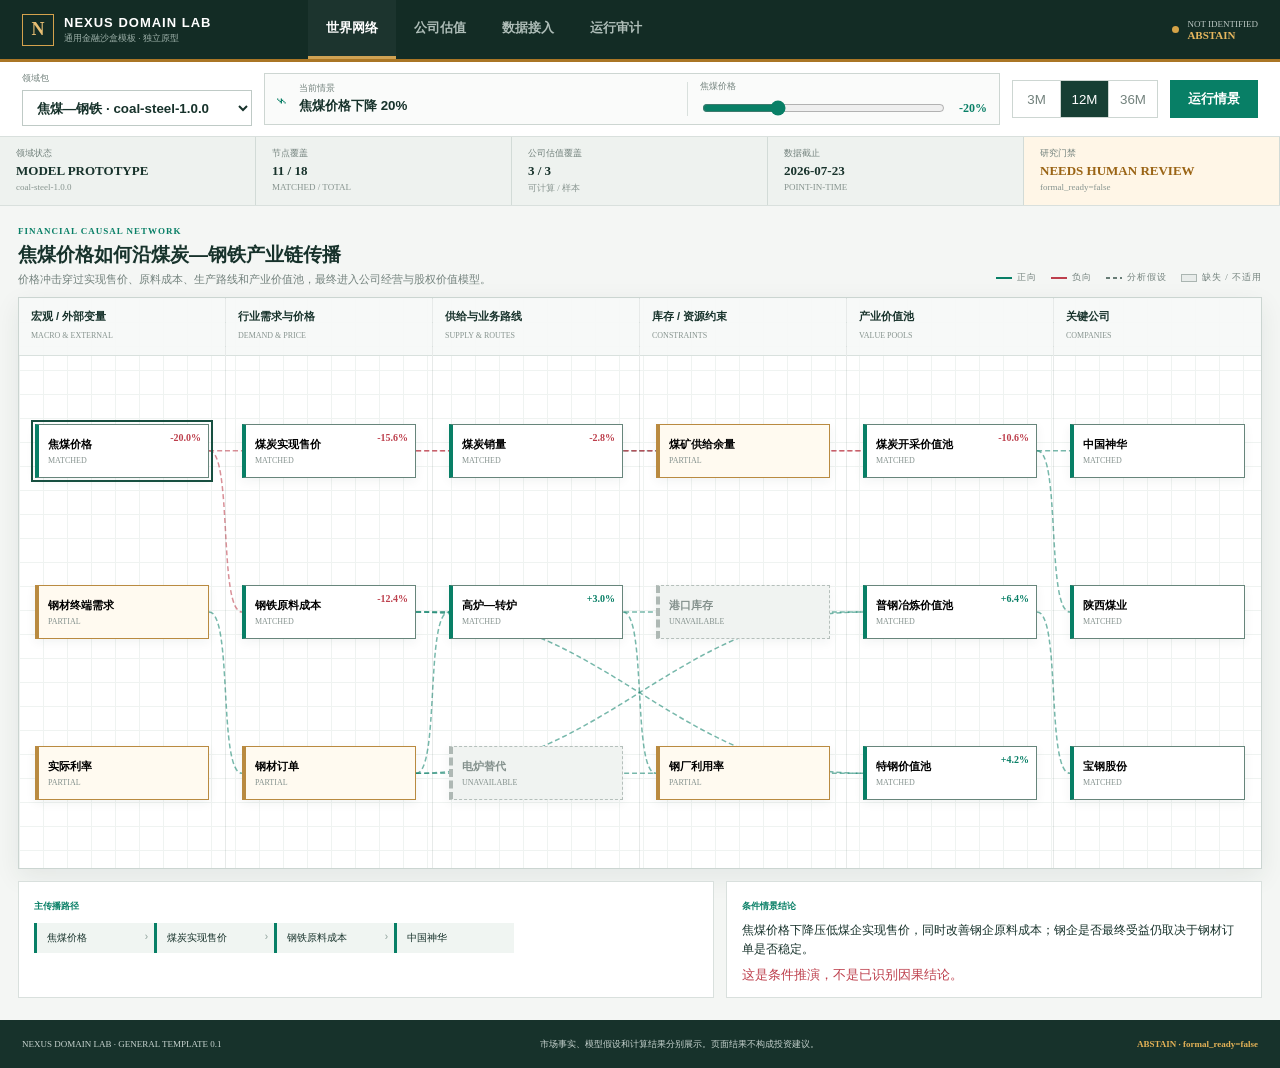
<file: template/multi-industry-sandbox-template/index.html>
<!doctype html>
<html lang="zh-CN">
<head>
  <meta charset="UTF-8">
  <meta name="viewport" content="width=device-width,initial-scale=1">
  <meta name="description" content="多行业金融世界沙盒通用模板">
  <link rel="icon" href="data:,">
  <link rel="stylesheet" href="styles.css?v=1.0.0">
  <title>NEXUS Domain Lab · 通用金融沙盒模板</title>
</head>
<body>
  <div class="app-shell">
    <header class="topbar">
      <div class="brand"><span>N</span><div><b>NEXUS DOMAIN LAB</b><small>通用金融沙盒模板 · 独立原型</small></div></div>
      <nav aria-label="主视图"><button class="active" data-view="network">世界网络</button><button data-view="company">公司估值</button><button data-view="data">数据接入</button><button data-view="audit">运行审计</button></nav>
      <div class="status"><i></i><span>NOT IDENTIFIED</span><b>ABSTAIN</b></div>
    </header>

    <section class="control-band">
      <label class="domain-picker"><span>领域包</span><select id="domainSelect"></select></label>
      <div class="scenario-command">
        <span class="command-mark">⌁</span>
        <div><small>当前情景</small><input id="scenarioText" aria-label="当前情景" readonly></div>
        <label><span id="shockLabel">冲击强度</span><input id="shockSlider" type="range" min="-50" max="50" step="1"><output id="shockValue">0%</output></label>
      </div>
      <div class="horizon" aria-label="情景周期"><button data-horizon="3">3M</button><button class="active" data-horizon="12">12M</button><button data-horizon="36">36M</button></div>
      <button class="run-button" id="runScenario">运行情景</button>
    </section>

    <section class="context-strip">
      <div><span>领域状态</span><b id="domainState">--</b><small id="domainVersion">--</small></div>
      <div><span>节点覆盖</span><b id="nodeCoverage">--</b><small>MATCHED / TOTAL</small></div>
      <div><span>公司估值覆盖</span><b id="valuationCoverage">--</b><small>可计算 / 样本</small></div>
      <div><span>数据截止</span><b id="dataCutoff">--</b><small>POINT-IN-TIME</small></div>
      <div class="warning"><span>研究门禁</span><b>NEEDS HUMAN REVIEW</b><small>formal_ready=false</small></div>
    </section>

    <main>
      <section class="view active" data-view-panel="network">
        <div class="network-toolbar">
          <div><span>FINANCIAL CAUSAL NETWORK</span><h1 id="caseTitle">--</h1><p id="caseSummary">--</p></div>
          <div class="legend"><span><i class="positive"></i>正向</span><span><i class="negative"></i>负向</span><span><i class="assumed"></i>分析假设</span><span><i class="missing"></i>缺失 / 不适用</span></div>
        </div>
        <div class="network-scroll" id="networkScroll">
          <div class="network-board" id="networkBoard">
            <svg id="edgeLayer" aria-hidden="true"></svg>
            <div class="layer-grid" id="layerGrid"></div>
          </div>
        </div>
        <div class="network-footer">
          <div class="path-panel"><span>主传播路径</span><ol id="pathList"></ol></div>
          <div class="insight-panel"><span>条件情景结论</span><p id="insightText">--</p><small>这是条件推演，不是已识别因果结论。</small></div>
        </div>
      </section>

      <section class="view" data-view-panel="company">
        <div class="company-layout">
          <aside class="company-list"><div><span>COMPANY UNIVERSE</span><b id="companyCount">0</b></div><div id="companyList"></div></aside>
          <article class="valuation-workbench">
            <div class="valuation-head"><div><span id="companyTicker">--</span><h1 id="companyName">--</h1><p id="companyModel">--</p></div><div class="method-badge"><span>估值方法</span><b id="valuationMethod">--</b><small id="outputLevel">--</small></div></div>
            <div class="valuation-kpis">
              <div><span>当前市值</span><b id="marketCap">--</b><small id="marketCapDate">--</small></div>
              <div><span>基准股权价值</span><b id="baselineValue">--</b><small>模型内在价值</small></div>
              <div><span>情景股权价值</span><b id="scenarioValue">--</b><small>冲击后重算</small></div>
              <div id="scenarioChangeCard"><span>情景价值变化</span><b id="scenarioChange">--</b><small>相对基准</small></div>
              <div id="marketSpaceCard"><span>相对当前市值空间</span><b id="marketSpace">--</b><small>非目标价</small></div>
            </div>
            <div class="valuation-grid">
              <section class="formula-card"><div class="section-head"><span>VALUATION BRIDGE</span><b id="formulaStatus">CALCULATED RESULT</b></div><div class="formula" id="valuationFormula"></div><div class="bridge-table" id="valuationBridge"></div></section>
              <section class="driver-card"><div class="section-head"><span>OPERATING DRIVERS</span><b>SCENARIO VS BASE</b></div><div id="driverList"></div></section>
            </div>
            <section class="source-card"><div class="section-head"><span>DATA & EVIDENCE STATUS</span><b>逐项门禁</b></div><div id="companyEvidence"></div></section>
          </article>
        </div>
      </section>

      <section class="view" data-view-panel="data">
        <div class="workspace-head"><span>LOCAL DATA CONNECTOR</span><h1>数据接入与领域匹配</h1><p>这是接口框架预览。第一阶段连接器在本机读取数据库、调用可选 AI，并导出可离线加载的数据包。</p></div>
        <div class="workflow">
          <div class="workflow-step done"><i>01</i><b>选择数据源</b><span>MySQL / PostgreSQL / CSV / Excel / SQLite</span></div>
          <div class="workflow-step done"><i>02</i><b>字段画像</b><span>类型、单位、期间、空值率、少量样例</span></div>
          <div class="workflow-step current"><i>03</i><b>AI 候选映射</b><span>只处理规则无法确定的语义</span></div>
          <div class="workflow-step"><i>04</i><b>人工确认</b><span>冻结 metric-mapping.json</span></div>
          <div class="workflow-step"><i>05</i><b>生成领域包</b><span>静态沙盒离线加载</span></div>
        </div>
        <div class="data-grid">
          <section><div class="section-head"><span>SOURCE PROFILE</span><b>READ ONLY</b></div><div id="sourceProfile"></div></section>
          <section><div class="section-head"><span>NODE MATCH REPORT</span><b id="matchReportState">--</b></div><div id="mappingTable"></div></section>
          <section><div class="section-head"><span>PACKAGE OUTPUT</span><b>DESIGN ONLY</b></div><pre id="packageTree"></pre></section>
        </div>
      </section>

      <section class="view" data-view-panel="audit">
        <div class="workspace-head"><span>RUN MANIFEST</span><h1>版本、证据与可复现性</h1><p>任务成功不代表研究正式可用；证据、时间、估值和因果门禁分别记录。</p></div>
        <div class="audit-layout">
          <section class="manifest-card"><div class="section-head"><span>CURRENT RUN</span><b id="runId">--</b></div><dl id="manifestList"></dl></section>
          <section class="gate-card"><div class="section-head"><span>RESEARCH GATES</span><b>FAIL CLOSED</b></div><div id="gateList"></div></section>
          <section class="queue-card"><div class="section-head"><span>LOCAL TASK ORCHESTRATION</span><b>PROTOTYPE</b></div><div id="taskQueue"></div></section>
        </div>
      </section>
    </main>

    <footer><span>NEXUS DOMAIN LAB · GENERAL TEMPLATE 0.1</span><p>市场事实、模型假设和计算结果分别展示。页面结果不构成投资建议。</p><b>ABSTAIN · formal_ready=false</b></footer>
  </div>
  <script src="domains.js?v=1.0.0"></script>
  <script src="app.js?v=1.0.0"></script>
</body>
</html>
</file>
<file: template/multi-industry-sandbox-template/styles.css>
:root{--ink:#17322b;--muted:#73827d;--line:#d9e0dd;--paper:#f4f6f4;--white:#fff;--green:#087f66;--red:#bd3f4c;--gold:#aa7625;--blue:#2d718e;--violet:#745ca4;--orange:#bb6e32;--shadow:0 8px 24px rgba(24,52,43,.08)}
*{box-sizing:border-box}body{margin:0;background:var(--paper);color:var(--ink);font-family:"Segoe UI","Microsoft YaHei",sans-serif;letter-spacing:0}.app-shell{min-width:360px}.topbar{height:62px;display:flex;align-items:center;gap:28px;padding:0 22px;background:#132c25;color:#fff;border-bottom:3px solid var(--gold)}.brand{display:flex;align-items:center;gap:10px;min-width:258px}.brand>span{display:grid;place-items:center;width:32px;height:32px;border:1px solid #d4a24d;color:#e7be73;font:700 18px Georgia}.brand b{display:block;font-size:13px;letter-spacing:1px}.brand small{display:block;margin-top:2px;color:#9eb1aa;font:9px Consolas}.topbar nav{display:flex;align-self:stretch}.topbar nav button{border:0;border-bottom:3px solid transparent;padding:0 18px;background:none;color:#aebdb8;font-weight:600;cursor:pointer}.topbar nav button.active{border-color:#d0a253;color:#fff;background:rgba(255,255,255,.04)}.status{margin-left:auto;display:grid;grid-template-columns:auto auto;column-gap:8px;align-items:center}.status i{grid-row:1/3;width:7px;height:7px;border-radius:50%;background:#d5a347}.status span{font:9px Consolas;color:#b9c5c1}.status b{font:700 11px Consolas;color:#e7b75e}
.control-band{min-height:74px;display:grid;grid-template-columns:230px minmax(380px,1fr) auto auto;gap:12px;align-items:center;padding:10px 22px;background:var(--white);border-bottom:1px solid var(--line)}label span,.domain-picker span{display:block;margin-bottom:5px;color:var(--muted);font-size:9px;text-transform:uppercase}.domain-picker select{width:100%;height:36px;border:1px solid #bfcac6;background:#fff;padding:0 10px;color:var(--ink);font-weight:700}.scenario-command{height:52px;display:grid;grid-template-columns:34px minmax(190px,1fr) minmax(210px,.8fr);align-items:center;border:1px solid #cdd6d2;background:#fafbfa}.command-mark{font-size:20px;text-align:center;color:var(--green)}.scenario-command>div{border-right:1px solid var(--line);padding-right:12px}.scenario-command small{display:block;color:var(--muted);font-size:9px}.scenario-command input[readonly]{width:100%;border:0;padding:3px 0;background:none;color:var(--ink);font-weight:700;outline:none}.scenario-command label{display:grid;grid-template-columns:1fr 44px;align-items:center;padding:0 12px}.scenario-command label span{grid-column:1/3}.scenario-command input[type=range]{width:100%;accent-color:var(--green)}.scenario-command output{text-align:right;font:700 12px Consolas;color:var(--green)}.horizon{display:flex;border:1px solid #cdd6d2}.horizon button{width:48px;height:36px;border:0;border-right:1px solid #cdd6d2;background:#fff;color:var(--muted);cursor:pointer}.horizon button:last-child{border:0}.horizon button.active{background:#173f34;color:#fff}.run-button{height:38px;border:0;background:var(--green);color:#fff;padding:0 18px;font-weight:700;cursor:pointer}
.context-strip{display:grid;grid-template-columns:repeat(5,1fr);border-bottom:1px solid var(--line);background:#eef2ef}.context-strip>div{padding:10px 16px;border-right:1px solid #d2dbd7}.context-strip span{display:block;color:var(--muted);font-size:9px}.context-strip b{display:block;margin:3px 0;font:700 13px Consolas}.context-strip small{display:block;color:#87948f;font:9px Consolas}.context-strip .warning{background:#fff6e7}.context-strip .warning b{color:#9a6415}
main{padding:14px 18px 22px}.view{display:none}.view.active{display:block}.network-toolbar,.workspace-head{display:flex;justify-content:space-between;align-items:flex-end;margin-bottom:10px}.network-toolbar span,.workspace-head>span{color:var(--green);font:700 9px Consolas;letter-spacing:1px}.network-toolbar h1,.workspace-head h1{margin:4px 0;font-size:19px}.network-toolbar p,.workspace-head p{margin:0;color:var(--muted);font-size:11px;max-width:780px}.legend{display:flex;gap:14px;padding-bottom:3px}.legend span{display:flex;align-items:center;gap:5px;color:var(--muted);font:9px "Segoe UI"}.legend i{width:16px;height:2px;background:var(--green)}.legend i.negative{background:var(--red)}.legend i.assumed{background:repeating-linear-gradient(90deg,#687d76 0 4px,transparent 4px 7px)}.legend i.missing{height:8px;border:1px solid #aab5b1;background:#e8ecea}
.network-scroll{overflow:auto;border:1px solid #cbd5d1;background:#fff;box-shadow:var(--shadow)}.network-board{position:relative;min-width:1180px;height:570px;overflow:hidden;background-image:linear-gradient(#eff3f1 1px,transparent 1px),linear-gradient(90deg,#eff3f1 1px,transparent 1px);background-size:24px 24px}.layer-grid{position:relative;z-index:2;display:grid;grid-template-columns:repeat(6,minmax(0,1fr));height:100%}.layer-column{position:relative;border-right:1px solid rgba(84,109,100,.14)}.layer-column:last-child{border:0}.layer-head{height:58px;padding:11px 12px;border-bottom:1px solid #d9e1de;background:rgba(247,249,248,.94)}.layer-head b{display:block;font-size:11px}.layer-head small{color:#87948f;font:8px Consolas}.node-stack{display:flex;flex-direction:column;justify-content:space-around;height:calc(100% - 58px);padding:14px 16px}.network-node{position:relative;z-index:3;width:100%;min-height:54px;border:1px solid #67857b;border-left:4px solid var(--green);background:#fff;padding:8px 9px;text-align:left;box-shadow:0 3px 10px rgba(24,52,43,.06);cursor:pointer}.network-node b{display:block;font-size:11px}.network-node small{display:block;margin-top:4px;color:#85928e;font:8px Consolas}.network-node output{position:absolute;right:7px;top:7px;font:700 10px Consolas;color:var(--green)}.network-node.partial{border-color:#b98a40;border-left-color:#b98a40;background:#fffaf0}.network-node.unavailable{border-style:dashed;border-color:#b5bfbb;border-left-color:#aeb8b4;background:#f0f3f1;color:#83908c}.network-node.selected{outline:2px solid #174f40;outline-offset:2px}.network-node.negative output{color:var(--red)}#edgeLayer{position:absolute;inset:0;z-index:1;width:100%;height:100%;pointer-events:none}.edge-path{fill:none;stroke:rgba(8,127,102,.55);stroke-width:1.5;stroke-dasharray:5 3}.edge-path.negative{stroke:rgba(189,63,76,.58)}.edge-path.inactive{stroke:rgba(116,133,127,.18)}.network-footer{display:grid;grid-template-columns:1.3fr 1fr;gap:12px;margin-top:12px}.path-panel,.insight-panel{background:#fff;border:1px solid var(--line);padding:13px 15px}.path-panel>span,.insight-panel>span{color:var(--green);font:700 9px Consolas}.path-panel ol{display:flex;gap:0;margin:10px 0 0;padding:0;list-style:none;overflow:auto}.path-panel li{position:relative;min-width:120px;padding:8px 20px 8px 10px;background:#f0f5f2;border-left:3px solid var(--green);font-size:10px}.path-panel li:not(:last-child):after{content:'›';position:absolute;right:6px;color:#8da09a}.insight-panel p{margin:8px 0 6px;font-size:12px;line-height:1.6}.insight-panel small{color:var(--red)}
.company-layout{display:grid;grid-template-columns:250px minmax(0,1fr);min-height:690px;border:1px solid var(--line);background:#fff;box-shadow:var(--shadow)}.company-list{border-right:1px solid var(--line);background:#f4f7f5}.company-list>div:first-child{display:flex;justify-content:space-between;padding:15px;border-bottom:1px solid var(--line);color:var(--muted);font:9px Consolas}.company-list button{width:100%;border:0;border-bottom:1px solid var(--line);background:transparent;padding:14px;text-align:left;cursor:pointer}.company-list button.active{background:#fff;border-left:4px solid var(--green)}.company-list button b,.company-list button span,.company-list button small{display:block}.company-list button span{font:9px Consolas;color:var(--muted)}.company-list button b{margin:4px 0;font-size:12px}.company-list button small{color:#87948f}.valuation-workbench{padding:20px}.valuation-head{display:flex;justify-content:space-between;align-items:flex-start}.valuation-head span{color:var(--green);font:700 9px Consolas}.valuation-head h1{margin:4px 0;font-size:24px}.valuation-head p{margin:0;color:var(--muted);font-size:11px}.method-badge{min-width:155px;padding:10px 13px;border-left:3px solid var(--gold);background:#fff7e9}.method-badge span,.method-badge small{display:block;color:var(--muted);font-size:9px}.method-badge b{display:block;margin:4px 0}.valuation-kpis{display:grid;grid-template-columns:repeat(5,1fr);margin:18px 0;border:1px solid var(--line)}.valuation-kpis>div{min-height:92px;padding:14px;border-right:1px solid var(--line)}.valuation-kpis>div:last-child{border:0}.valuation-kpis span,.valuation-kpis small{display:block;color:var(--muted);font-size:9px}.valuation-kpis b{display:block;margin:9px 0 6px;font:700 18px Consolas}.valuation-kpis .negative b{color:var(--red)}.valuation-kpis .positive b{color:var(--green)}.valuation-grid{display:grid;grid-template-columns:1.3fr 1fr;gap:12px}.formula-card,.driver-card,.source-card,.data-grid>section,.manifest-card,.gate-card,.queue-card{border:1px solid var(--line);background:#fff}.section-head{display:flex;justify-content:space-between;padding:10px 12px;border-bottom:1px solid var(--line);background:#f2f5f3;color:var(--muted);font:9px Consolas}.formula{padding:14px;background:#17332b;color:#e5eee9;font:12px Consolas;line-height:1.6}.bridge-table>div,.driver-card #driverList>div,.source-card #companyEvidence>div{display:grid;grid-template-columns:1fr auto;gap:8px;padding:10px 12px;border-bottom:1px solid #edf0ef}.bridge-table span,.driver-card span,.source-card span{font-size:10px;color:var(--muted)}.bridge-table b,.driver-card b,.source-card b{font:700 11px Consolas}.source-card{margin-top:12px}.source-card #companyEvidence{display:grid;grid-template-columns:repeat(4,1fr)}.source-card #companyEvidence>div{display:block;border-right:1px solid var(--line)}.source-card small{display:block;margin-top:5px;color:var(--muted);font-size:9px}
.workspace-head{display:block;padding:10px 2px}.workflow{display:grid;grid-template-columns:repeat(5,1fr);margin-bottom:14px;border:1px solid var(--line);background:#fff}.workflow-step{min-height:94px;padding:13px;border-right:1px solid var(--line)}.workflow-step i{display:block;color:#a8b4b0;font:700 16px Consolas}.workflow-step b,.workflow-step span{display:block}.workflow-step b{margin:8px 0 5px;font-size:11px}.workflow-step span{color:var(--muted);font-size:9px;line-height:1.45}.workflow-step.done{border-top:3px solid var(--green)}.workflow-step.current{border-top:3px solid var(--gold);background:#fffaf0}.data-grid{display:grid;grid-template-columns:1fr 1.3fr .9fr;gap:12px}.data-grid section{min-height:360px}.data-grid section>div:not(.section-head){padding:12px}.profile-row,.mapping-row{display:grid;grid-template-columns:1fr auto;gap:10px;padding:10px 0;border-bottom:1px solid var(--line)}.profile-row span,.mapping-row span{font-size:10px;color:var(--muted)}.profile-row b,.mapping-row b{font:700 10px Consolas}.mapping-row{grid-template-columns:1fr 1fr auto}.tag{padding:3px 6px;border:1px solid #7aaa9b;color:var(--green);font-size:8px}.tag.partial{border-color:#c59a54;color:#986719}.tag.unavailable{border-color:#aeb9b5;color:#798681}pre{margin:0;padding:16px!important;color:#dce8e3;background:#17322b;font:10px/1.7 Consolas;white-space:pre-wrap;min-height:318px}.audit-layout{display:grid;grid-template-columns:1.15fr 1fr 1fr;gap:12px}.audit-layout section{min-height:420px}dl{margin:0;padding:12px}dl>div{display:grid;grid-template-columns:1fr 1.4fr;padding:10px 0;border-bottom:1px solid var(--line)}dt{color:var(--muted);font-size:10px}dd{margin:0;font:10px Consolas;text-align:right}.gate-row,.task-row{padding:12px;border-bottom:1px solid var(--line)}.gate-row div,.task-row div{display:flex;justify-content:space-between}.gate-row span,.task-row span{font-size:10px}.gate-row b,.task-row b{font:700 9px Consolas}.gate-row small,.task-row small{display:block;margin-top:5px;color:var(--muted);font-size:9px}.gate-row.fail b{color:var(--red)}.gate-row.pass b{color:var(--green)}.task-row b{color:var(--gold)}
footer{display:flex;align-items:center;gap:20px;min-height:48px;padding:9px 22px;background:#17322b;color:#c7d3cf;font:9px Consolas}footer p{margin:0;flex:1;text-align:center}footer b{color:#e4b257}
@media(max-width:1050px){.topbar{gap:10px}.brand{min-width:210px}.topbar nav button{padding:0 10px}.control-band{grid-template-columns:190px 1fr}.horizon,.run-button{grid-row:2}.context-strip{grid-template-columns:repeat(3,1fr)}.valuation-kpis{grid-template-columns:repeat(3,1fr)}.data-grid,.audit-layout{grid-template-columns:1fr}.source-card #companyEvidence{grid-template-columns:repeat(2,1fr)}}
@media(max-width:700px){.topbar{height:auto;min-height:62px;flex-wrap:wrap;padding:10px 12px}.topbar nav{order:3;width:100%;height:40px;overflow:auto}.status{margin-left:auto}.control-band{grid-template-columns:1fr;padding:10px 12px}.scenario-command{grid-template-columns:30px 1fr}.scenario-command label{grid-column:1/3;border-top:1px solid var(--line);padding-top:7px}.context-strip{grid-template-columns:repeat(2,1fr)}main{padding:10px}.network-toolbar{display:block}.legend{margin-top:10px;overflow:auto}.network-footer{grid-template-columns:1fr}.company-layout{grid-template-columns:1fr}.company-list{border-right:0;border-bottom:1px solid var(--line)}#companyList{display:flex;overflow:auto}.company-list button{min-width:150px;border-right:1px solid var(--line)}.valuation-workbench{padding:12px}.valuation-head{display:block}.method-badge{margin-top:12px}.valuation-kpis{grid-template-columns:1fr 1fr}.valuation-grid{grid-template-columns:1fr}.source-card #companyEvidence{grid-template-columns:1fr}.workflow{overflow:auto}.workflow-step{min-width:170px}.topbar nav button{min-width:94px}.context-strip>div{padding:9px}.workspace-head h1{font-size:17px}}
</file>
